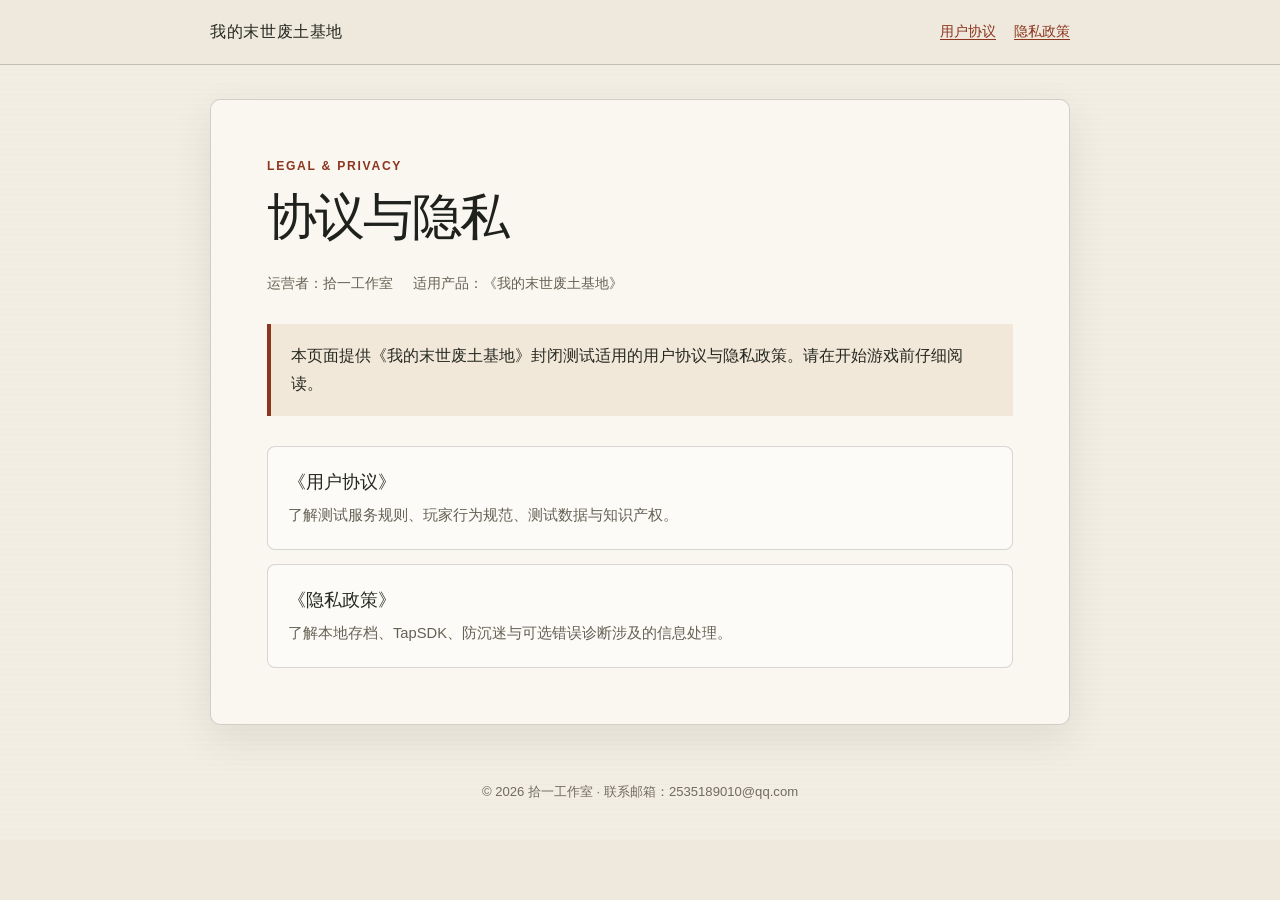
<file: index.html>
<!doctype html>
<html lang="zh-CN">
  <head>
    <meta charset="UTF-8" />
    <meta name="viewport" content="width=device-width, initial-scale=1" />
    <meta name="robots" content="index,follow" />
    <meta
      name="description"
      content="《我的末世废土基地》用户协议与隐私政策"
    />
    <title>协议与隐私｜我的末世废土基地</title>
    <link rel="stylesheet" href="./assets/legal.css" />
  </head>
  <body>
    <header class="site-header">
      <div class="site-header__inner">
        <a class="brand" href="./">我的末世废土基地</a>
        <nav class="nav" aria-label="协议导航">
          <a href="./terms/">用户协议</a>
          <a href="./privacy/">隐私政策</a>
        </nav>
      </div>
    </header>

    <main class="document">
      <p class="eyebrow">Legal &amp; Privacy</p>
      <h1>协议与隐私</h1>
      <div class="meta">
        <span>运营者：拾一工作室</span>
        <span>适用产品：《我的末世废土基地》</span>
      </div>

      <div class="notice">
        本页面提供《我的末世废土基地》封闭测试适用的用户协议与隐私政策。请在开始游戏前仔细阅读。
      </div>

      <div class="document-list">
        <a class="document-link" href="./terms/">
          <strong>《用户协议》</strong>
          <span>了解测试服务规则、玩家行为规范、测试数据与知识产权。</span>
        </a>
        <a class="document-link" href="./privacy/">
          <strong>《隐私政策》</strong>
          <span>了解本地存档、TapSDK、防沉迷与可选错误诊断涉及的信息处理。</span>
        </a>
      </div>
    </main>

    <footer class="site-footer">
      © 2026 拾一工作室 · 联系邮箱：2535189010@qq.com
    </footer>
  </body>
</html>
</file>
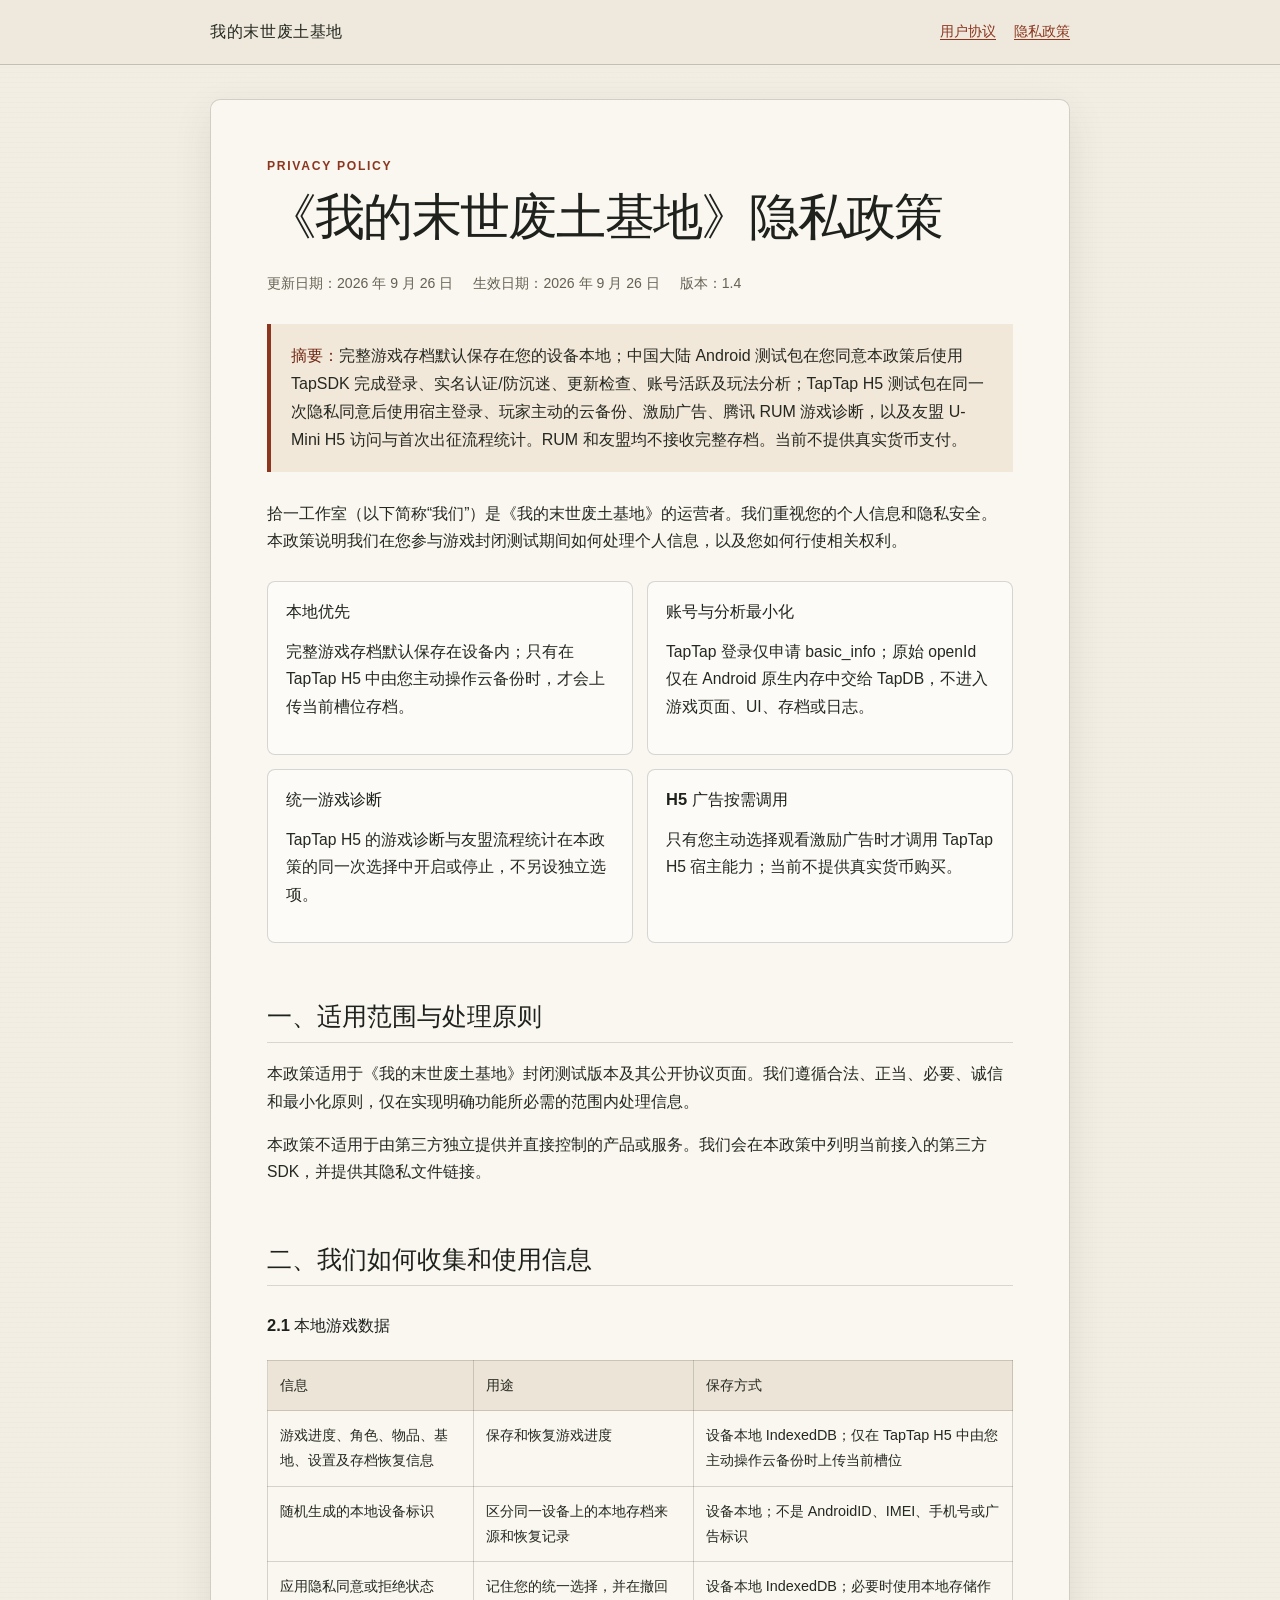
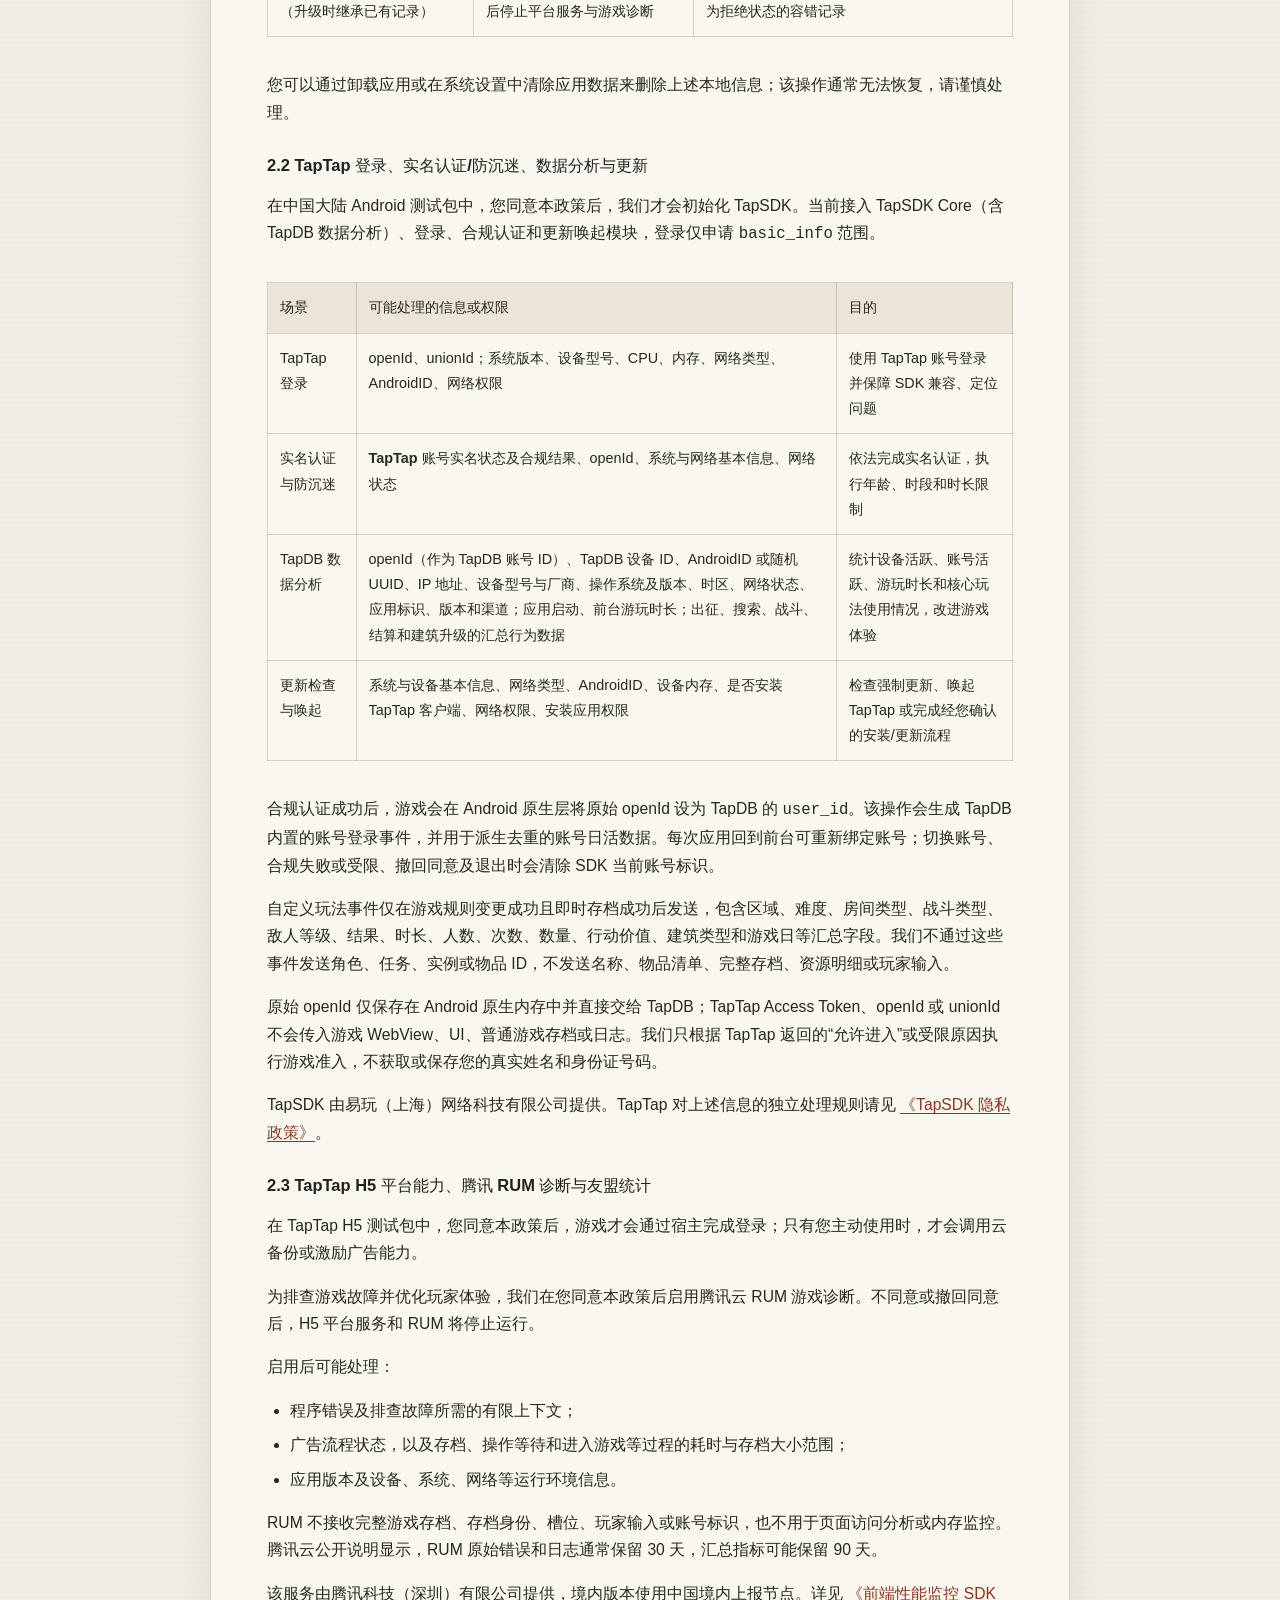
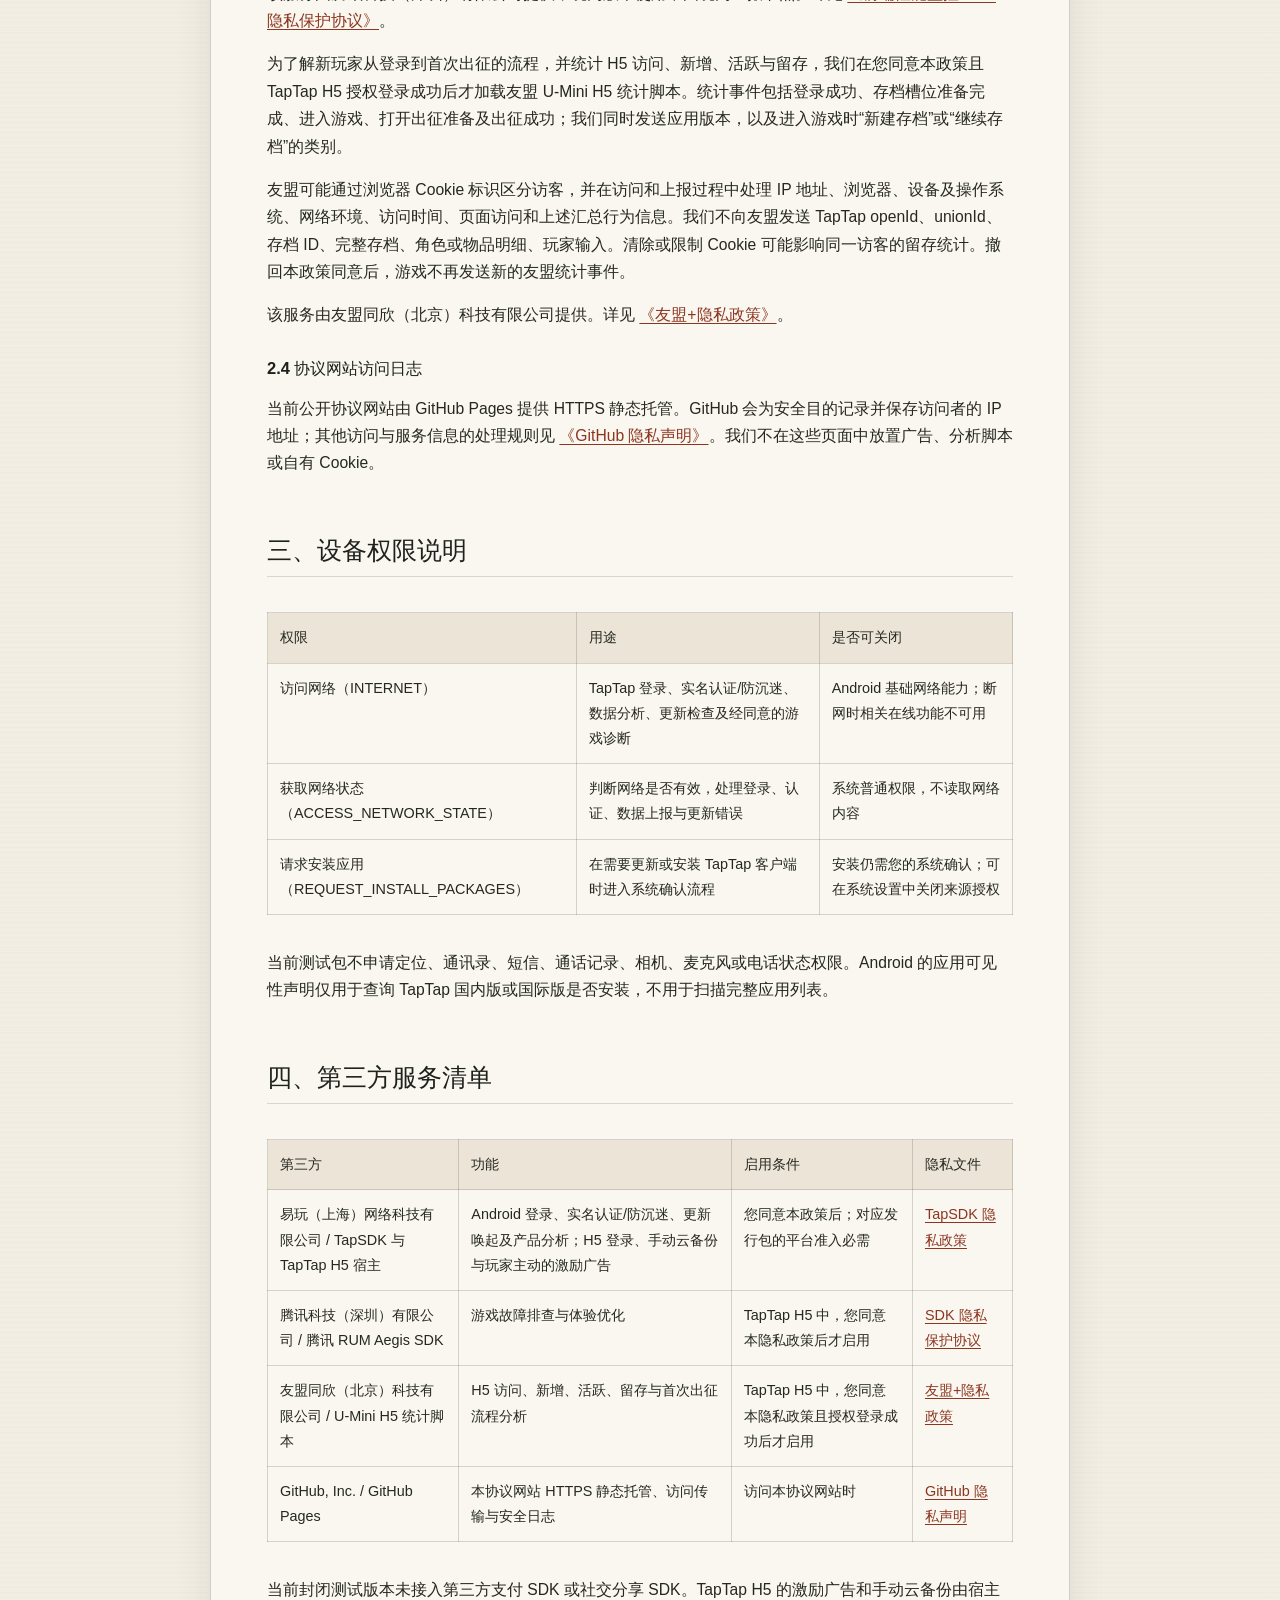
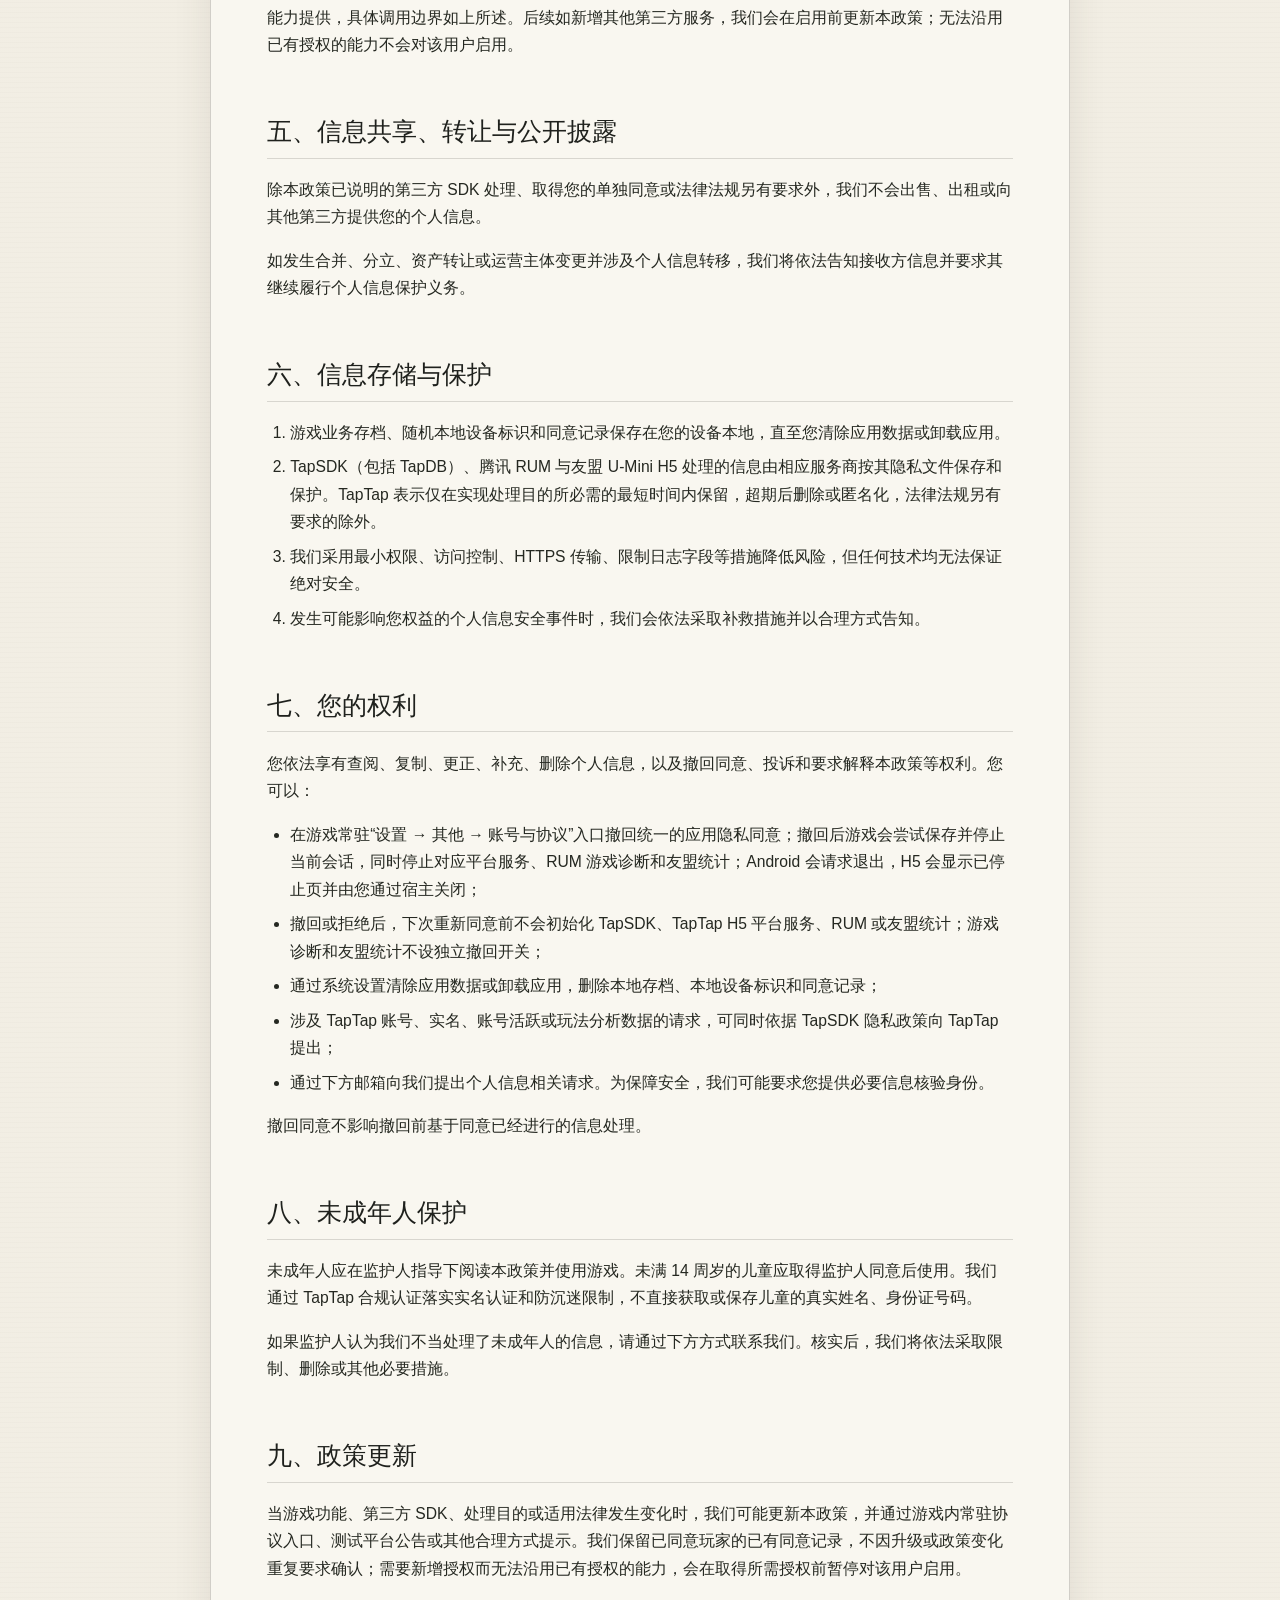
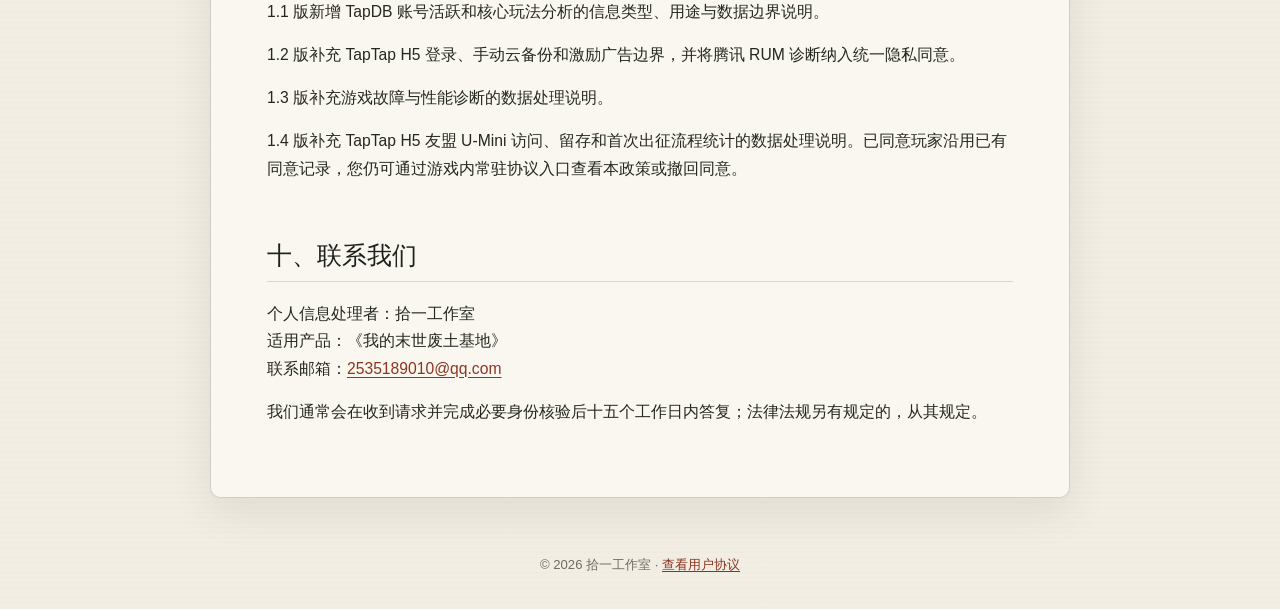
<file: privacy/index.html>
<!doctype html>
<html lang="zh-CN">
  <head>
    <meta charset="UTF-8" />
    <meta name="viewport" content="width=device-width, initial-scale=1" />
    <meta name="robots" content="index,follow" />
    <meta name="description" content="《我的末世废土基地》隐私政策" />
    <title>隐私政策｜我的末世废土基地</title>
    <link rel="stylesheet" href="../assets/legal.css" />
  </head>
  <body>
    <header class="site-header">
      <div class="site-header__inner">
        <a class="brand" href="../">我的末世废土基地</a>
        <nav class="nav" aria-label="协议导航">
          <a href="../terms/">用户协议</a>
          <a aria-current="page" href="./">隐私政策</a>
        </nav>
      </div>
    </header>

    <main class="document">
      <p class="eyebrow">Privacy Policy</p>
      <h1>《我的末世废土基地》隐私政策</h1>
      <div class="meta">
        <span>更新日期：2026 年 9 月 26 日</span>
        <span>生效日期：2026 年 9 月 26 日</span>
        <span>版本：1.4</span>
      </div>

      <div class="notice">
        <strong>摘要：</strong>完整游戏存档默认保存在您的设备本地；中国大陆 Android 测试包在您同意本政策后使用 TapSDK 完成登录、实名认证/防沉迷、更新检查、账号活跃及玩法分析；TapTap H5 测试包在同一次隐私同意后使用宿主登录、玩家主动的云备份、激励广告、腾讯 RUM 游戏诊断，以及友盟 U-Mini H5 访问与首次出征流程统计。RUM 和友盟均不接收完整存档。当前不提供真实货币支付。
      </div>

      <p>
        拾一工作室（以下简称“我们”）是《我的末世废土基地》的运营者。我们重视您的个人信息和隐私安全。本政策说明我们在您参与游戏封闭测试期间如何处理个人信息，以及您如何行使相关权利。
      </p>

      <div class="summary-grid">
        <section class="summary-card">
          <h3>本地优先</h3>
          <p>完整游戏存档默认保存在设备内；只有在 TapTap H5 中由您主动操作云备份时，才会上传当前槽位存档。</p>
        </section>
        <section class="summary-card">
          <h3>账号与分析最小化</h3>
          <p>TapTap 登录仅申请 basic_info；原始 openId 仅在 Android 原生内存中交给 TapDB，不进入游戏页面、UI、存档或日志。</p>
        </section>
        <section class="summary-card">
          <h3>统一游戏诊断</h3>
          <p>TapTap H5 的游戏诊断与友盟流程统计在本政策的同一次选择中开启或停止，不另设独立选项。</p>
        </section>
        <section class="summary-card">
          <h3>H5 广告按需调用</h3>
          <p>只有您主动选择观看激励广告时才调用 TapTap H5 宿主能力；当前不提供真实货币购买。</p>
        </section>
      </div>

      <h2>一、适用范围与处理原则</h2>
      <p>
        本政策适用于《我的末世废土基地》封闭测试版本及其公开协议页面。我们遵循合法、正当、必要、诚信和最小化原则，仅在实现明确功能所必需的范围内处理信息。
      </p>
      <p>
        本政策不适用于由第三方独立提供并直接控制的产品或服务。我们会在本政策中列明当前接入的第三方 SDK，并提供其隐私文件链接。
      </p>

      <h2>二、我们如何收集和使用信息</h2>

      <h3>2.1 本地游戏数据</h3>
      <div class="table-scroll">
        <table class="data-table">
          <thead>
            <tr>
              <th>信息</th>
              <th>用途</th>
              <th>保存方式</th>
            </tr>
          </thead>
          <tbody>
            <tr>
              <td>游戏进度、角色、物品、基地、设置及存档恢复信息</td>
              <td>保存和恢复游戏进度</td>
              <td>设备本地 IndexedDB；仅在 TapTap H5 中由您主动操作云备份时上传当前槽位</td>
            </tr>
            <tr>
              <td>随机生成的本地设备标识</td>
              <td>区分同一设备上的本地存档来源和恢复记录</td>
              <td>设备本地；不是 AndroidID、IMEI、手机号或广告标识</td>
            </tr>
            <tr>
              <td>应用隐私同意或拒绝状态（升级时继承已有记录）</td>
              <td>记住您的统一选择，并在撤回后停止平台服务与游戏诊断</td>
              <td>设备本地 IndexedDB；必要时使用本地存储作为拒绝状态的容错记录</td>
            </tr>
          </tbody>
        </table>
      </div>
      <p>
        您可以通过卸载应用或在系统设置中清除应用数据来删除上述本地信息；该操作通常无法恢复，请谨慎处理。
      </p>

      <h3>2.2 TapTap 登录、实名认证/防沉迷、数据分析与更新</h3>
      <p>
        在中国大陆 Android 测试包中，您同意本政策后，我们才会初始化 TapSDK。当前接入 TapSDK Core（含 TapDB 数据分析）、登录、合规认证和更新唤起模块，登录仅申请 <code>basic_info</code> 范围。
      </p>
      <div class="table-scroll">
        <table class="data-table">
          <thead>
            <tr>
              <th>场景</th>
              <th>可能处理的信息或权限</th>
              <th>目的</th>
            </tr>
          </thead>
          <tbody>
            <tr>
              <td>TapTap 登录</td>
              <td>openId、unionId；系统版本、设备型号、CPU、内存、网络类型、AndroidID、网络权限</td>
              <td>使用 TapTap 账号登录并保障 SDK 兼容、定位问题</td>
            </tr>
            <tr>
              <td>实名认证与防沉迷</td>
              <td><strong>TapTap 账号实名状态及合规结果</strong>、openId、系统与网络基本信息、网络状态</td>
              <td>依法完成实名认证，执行年龄、时段和时长限制</td>
            </tr>
            <tr>
              <td>TapDB 数据分析</td>
              <td>openId（作为 TapDB 账号 ID）、TapDB 设备 ID、AndroidID 或随机 UUID、IP 地址、设备型号与厂商、操作系统及版本、时区、网络状态、应用标识、版本和渠道；应用启动、前台游玩时长；出征、搜索、战斗、结算和建筑升级的汇总行为数据</td>
              <td>统计设备活跃、账号活跃、游玩时长和核心玩法使用情况，改进游戏体验</td>
            </tr>
            <tr>
              <td>更新检查与唤起</td>
              <td>系统与设备基本信息、网络类型、AndroidID、设备内存、是否安装 TapTap 客户端、网络权限、安装应用权限</td>
              <td>检查强制更新、唤起 TapTap 或完成经您确认的安装/更新流程</td>
            </tr>
          </tbody>
        </table>
      </div>
      <p>
        合规认证成功后，游戏会在 Android 原生层将原始 openId 设为 TapDB 的 <code>user_id</code>。该操作会生成 TapDB 内置的账号登录事件，并用于派生去重的账号日活数据。每次应用回到前台可重新绑定账号；切换账号、合规失败或受限、撤回同意及退出时会清除 SDK 当前账号标识。
      </p>
      <p>
        自定义玩法事件仅在游戏规则变更成功且即时存档成功后发送，包含区域、难度、房间类型、战斗类型、敌人等级、结果、时长、人数、次数、数量、行动价值、建筑类型和游戏日等汇总字段。我们不通过这些事件发送角色、任务、实例或物品 ID，不发送名称、物品清单、完整存档、资源明细或玩家输入。
      </p>
      <p>
        原始 openId 仅保存在 Android 原生内存中并直接交给 TapDB；TapTap Access Token、openId 或 unionId 不会传入游戏 WebView、UI、普通游戏存档或日志。我们只根据 TapTap 返回的“允许进入”或受限原因执行游戏准入，不获取或保存您的真实姓名和身份证号码。
      </p>
      <p>
        TapSDK 由易玩（上海）网络科技有限公司提供。TapTap 对上述信息的独立处理规则请见
        <a href="https://developer.taptap.cn/docs/sdk/start/agreement/" rel="noopener noreferrer">《TapSDK 隐私政策》</a>。
      </p>

      <h3>2.3 TapTap H5 平台能力、腾讯 RUM 诊断与友盟统计</h3>
      <p>
        在 TapTap H5 测试包中，您同意本政策后，游戏才会通过宿主完成登录；只有您主动使用时，才会调用云备份或激励广告能力。
      </p>
      <p>
        为排查游戏故障并优化玩家体验，我们在您同意本政策后启用腾讯云 RUM 游戏诊断。不同意或撤回同意后，H5 平台服务和 RUM 将停止运行。
      </p>
      <p>启用后可能处理：</p>
      <ul>
        <li>程序错误及排查故障所需的有限上下文；</li>
        <li>广告流程状态，以及存档、操作等待和进入游戏等过程的耗时与存档大小范围；</li>
        <li>应用版本及设备、系统、网络等运行环境信息。</li>
      </ul>
      <p>
        RUM 不接收完整游戏存档、存档身份、槽位、玩家输入或账号标识，也不用于页面访问分析或内存监控。腾讯云公开说明显示，RUM 原始错误和日志通常保留 30 天，汇总指标可能保留 90 天。
      </p>
      <p>
        该服务由腾讯科技（深圳）有限公司提供，境内版本使用中国境内上报节点。详见
        <a href="https://cloud.tencent.com/document/product/248/87595" rel="noopener noreferrer">《前端性能监控 SDK 隐私保护协议》</a>。
      </p>
      <p>
        为了解新玩家从登录到首次出征的流程，并统计 H5 访问、新增、活跃与留存，我们在您同意本政策且 TapTap H5 授权登录成功后才加载友盟 U-Mini H5 统计脚本。统计事件包括登录成功、存档槽位准备完成、进入游戏、打开出征准备及出征成功；我们同时发送应用版本，以及进入游戏时“新建存档”或“继续存档”的类别。
      </p>
      <p>
        友盟可能通过浏览器 Cookie 标识区分访客，并在访问和上报过程中处理 IP 地址、浏览器、设备及操作系统、网络环境、访问时间、页面访问和上述汇总行为信息。我们不向友盟发送 TapTap openId、unionId、存档 ID、完整存档、角色或物品明细、玩家输入。清除或限制 Cookie 可能影响同一访客的留存统计。撤回本政策同意后，游戏不再发送新的友盟统计事件。
      </p>
      <p>
        该服务由友盟同欣（北京）科技有限公司提供。详见
        <a href="https://www.umeng.com/page/policy" rel="noopener noreferrer">《友盟+隐私政策》</a>。
      </p>

      <h3>2.4 协议网站访问日志</h3>
      <p>
        当前公开协议网站由 GitHub Pages 提供 HTTPS 静态托管。GitHub 会为安全目的记录并保存访问者的 IP 地址；其他访问与服务信息的处理规则见
        <a href="https://docs.github.com/en/site-policy/privacy-policies/github-general-privacy-statement" rel="noopener noreferrer">《GitHub 隐私声明》</a>。我们不在这些页面中放置广告、分析脚本或自有 Cookie。
      </p>

      <h2>三、设备权限说明</h2>
      <div class="table-scroll">
        <table class="data-table">
          <thead>
            <tr>
              <th>权限</th>
              <th>用途</th>
              <th>是否可关闭</th>
            </tr>
          </thead>
          <tbody>
            <tr>
              <td>访问网络（INTERNET）</td>
              <td>TapTap 登录、实名认证/防沉迷、数据分析、更新检查及经同意的游戏诊断</td>
              <td>Android 基础网络能力；断网时相关在线功能不可用</td>
            </tr>
            <tr>
              <td>获取网络状态（ACCESS_NETWORK_STATE）</td>
              <td>判断网络是否有效，处理登录、认证、数据上报与更新错误</td>
              <td>系统普通权限，不读取网络内容</td>
            </tr>
            <tr>
              <td>请求安装应用（REQUEST_INSTALL_PACKAGES）</td>
              <td>在需要更新或安装 TapTap 客户端时进入系统确认流程</td>
              <td>安装仍需您的系统确认；可在系统设置中关闭来源授权</td>
            </tr>
          </tbody>
        </table>
      </div>
      <p>
        当前测试包不申请定位、通讯录、短信、通话记录、相机、麦克风或电话状态权限。Android 的应用可见性声明仅用于查询 TapTap 国内版或国际版是否安装，不用于扫描完整应用列表。
      </p>

      <h2>四、第三方服务清单</h2>
      <div class="table-scroll">
        <table class="data-table">
          <thead>
            <tr>
              <th>第三方</th>
              <th>功能</th>
              <th>启用条件</th>
              <th>隐私文件</th>
            </tr>
          </thead>
          <tbody>
            <tr>
              <td>易玩（上海）网络科技有限公司 / TapSDK 与 TapTap H5 宿主</td>
              <td>Android 登录、实名认证/防沉迷、更新唤起及产品分析；H5 登录、手动云备份与玩家主动的激励广告</td>
              <td>您同意本政策后；对应发行包的平台准入必需</td>
              <td><a href="https://developer.taptap.cn/docs/sdk/start/agreement/" rel="noopener noreferrer">TapSDK 隐私政策</a></td>
            </tr>
            <tr>
              <td>腾讯科技（深圳）有限公司 / 腾讯 RUM Aegis SDK</td>
              <td>游戏故障排查与体验优化</td>
              <td>TapTap H5 中，您同意本隐私政策后才启用</td>
              <td><a href="https://cloud.tencent.com/document/product/248/87595" rel="noopener noreferrer">SDK 隐私保护协议</a></td>
            </tr>
            <tr>
              <td>友盟同欣（北京）科技有限公司 / U-Mini H5 统计脚本</td>
              <td>H5 访问、新增、活跃、留存与首次出征流程分析</td>
              <td>TapTap H5 中，您同意本隐私政策且授权登录成功后才启用</td>
              <td><a href="https://www.umeng.com/page/policy" rel="noopener noreferrer">友盟+隐私政策</a></td>
            </tr>
            <tr>
              <td>GitHub, Inc. / GitHub Pages</td>
              <td>本协议网站 HTTPS 静态托管、访问传输与安全日志</td>
              <td>访问本协议网站时</td>
              <td><a href="https://docs.github.com/en/site-policy/privacy-policies/github-general-privacy-statement" rel="noopener noreferrer">GitHub 隐私声明</a></td>
            </tr>
          </tbody>
        </table>
      </div>
      <p>
        当前封闭测试版本未接入第三方支付 SDK 或社交分享 SDK。TapTap H5 的激励广告和手动云备份由宿主能力提供，具体调用边界如上所述。后续如新增其他第三方服务，我们会在启用前更新本政策；无法沿用已有授权的能力不会对该用户启用。
      </p>

      <h2>五、信息共享、转让与公开披露</h2>
      <p>
        除本政策已说明的第三方 SDK 处理、取得您的单独同意或法律法规另有要求外，我们不会出售、出租或向其他第三方提供您的个人信息。
      </p>
      <p>
        如发生合并、分立、资产转让或运营主体变更并涉及个人信息转移，我们将依法告知接收方信息并要求其继续履行个人信息保护义务。
      </p>

      <h2>六、信息存储与保护</h2>
      <ol>
        <li>游戏业务存档、随机本地设备标识和同意记录保存在您的设备本地，直至您清除应用数据或卸载应用。</li>
        <li>TapSDK（包括 TapDB）、腾讯 RUM 与友盟 U-Mini H5 处理的信息由相应服务商按其隐私文件保存和保护。TapTap 表示仅在实现处理目的所必需的最短时间内保留，超期后删除或匿名化，法律法规另有要求的除外。</li>
        <li>我们采用最小权限、访问控制、HTTPS 传输、限制日志字段等措施降低风险，但任何技术均无法保证绝对安全。</li>
        <li>发生可能影响您权益的个人信息安全事件时，我们会依法采取补救措施并以合理方式告知。</li>
      </ol>

      <h2>七、您的权利</h2>
      <p>您依法享有查阅、复制、更正、补充、删除个人信息，以及撤回同意、投诉和要求解释本政策等权利。您可以：</p>
      <ul>
        <li>在游戏常驻“设置 → 其他 → 账号与协议”入口撤回统一的应用隐私同意；撤回后游戏会尝试保存并停止当前会话，同时停止对应平台服务、RUM 游戏诊断和友盟统计；Android 会请求退出，H5 会显示已停止页并由您通过宿主关闭；</li>
        <li>撤回或拒绝后，下次重新同意前不会初始化 TapSDK、TapTap H5 平台服务、RUM 或友盟统计；游戏诊断和友盟统计不设独立撤回开关；</li>
        <li>通过系统设置清除应用数据或卸载应用，删除本地存档、本地设备标识和同意记录；</li>
        <li>涉及 TapTap 账号、实名、账号活跃或玩法分析数据的请求，可同时依据 TapSDK 隐私政策向 TapTap 提出；</li>
        <li>通过下方邮箱向我们提出个人信息相关请求。为保障安全，我们可能要求您提供必要信息核验身份。</li>
      </ul>
      <p>撤回同意不影响撤回前基于同意已经进行的信息处理。</p>

      <h2>八、未成年人保护</h2>
      <p>
        未成年人应在监护人指导下阅读本政策并使用游戏。未满 14 周岁的儿童应取得监护人同意后使用。我们通过 TapTap 合规认证落实实名认证和防沉迷限制，不直接获取或保存儿童的真实姓名、身份证号码。
      </p>
      <p>
        如果监护人认为我们不当处理了未成年人的信息，请通过下方方式联系我们。核实后，我们将依法采取限制、删除或其他必要措施。
      </p>

      <h2>九、政策更新</h2>
      <p>
        当游戏功能、第三方 SDK、处理目的或适用法律发生变化时，我们可能更新本政策，并通过游戏内常驻协议入口、测试平台公告或其他合理方式提示。我们保留已同意玩家的已有同意记录，不因升级或政策变化重复要求确认；需要新增授权而无法沿用已有授权的能力，会在取得所需授权前暂停对该用户启用。
      </p>
      <p>
        1.1 版新增 TapDB 账号活跃和核心玩法分析的信息类型、用途与数据边界说明。
      </p>
      <p>
        1.2 版补充 TapTap H5 登录、手动云备份和激励广告边界，并将腾讯 RUM 诊断纳入统一隐私同意。
      </p>
      <p>
        1.3 版补充游戏故障与性能诊断的数据处理说明。
      </p>
      <p>
        1.4 版补充 TapTap H5 友盟 U-Mini 访问、留存和首次出征流程统计的数据处理说明。已同意玩家沿用已有同意记录，您仍可通过游戏内常驻协议入口查看本政策或撤回同意。
      </p>

      <h2>十、联系我们</h2>
      <p>
        个人信息处理者：拾一工作室<br />
        适用产品：《我的末世废土基地》<br />
        联系邮箱：<a href="mailto:2535189010@qq.com">2535189010@qq.com</a>
      </p>
      <p>
        我们通常会在收到请求并完成必要身份核验后十五个工作日内答复；法律法规另有规定的，从其规定。
      </p>
    </main>

    <footer class="site-footer">
      © 2026 拾一工作室 · <a href="../terms/">查看用户协议</a>
    </footer>
  </body>
</html>
</file>
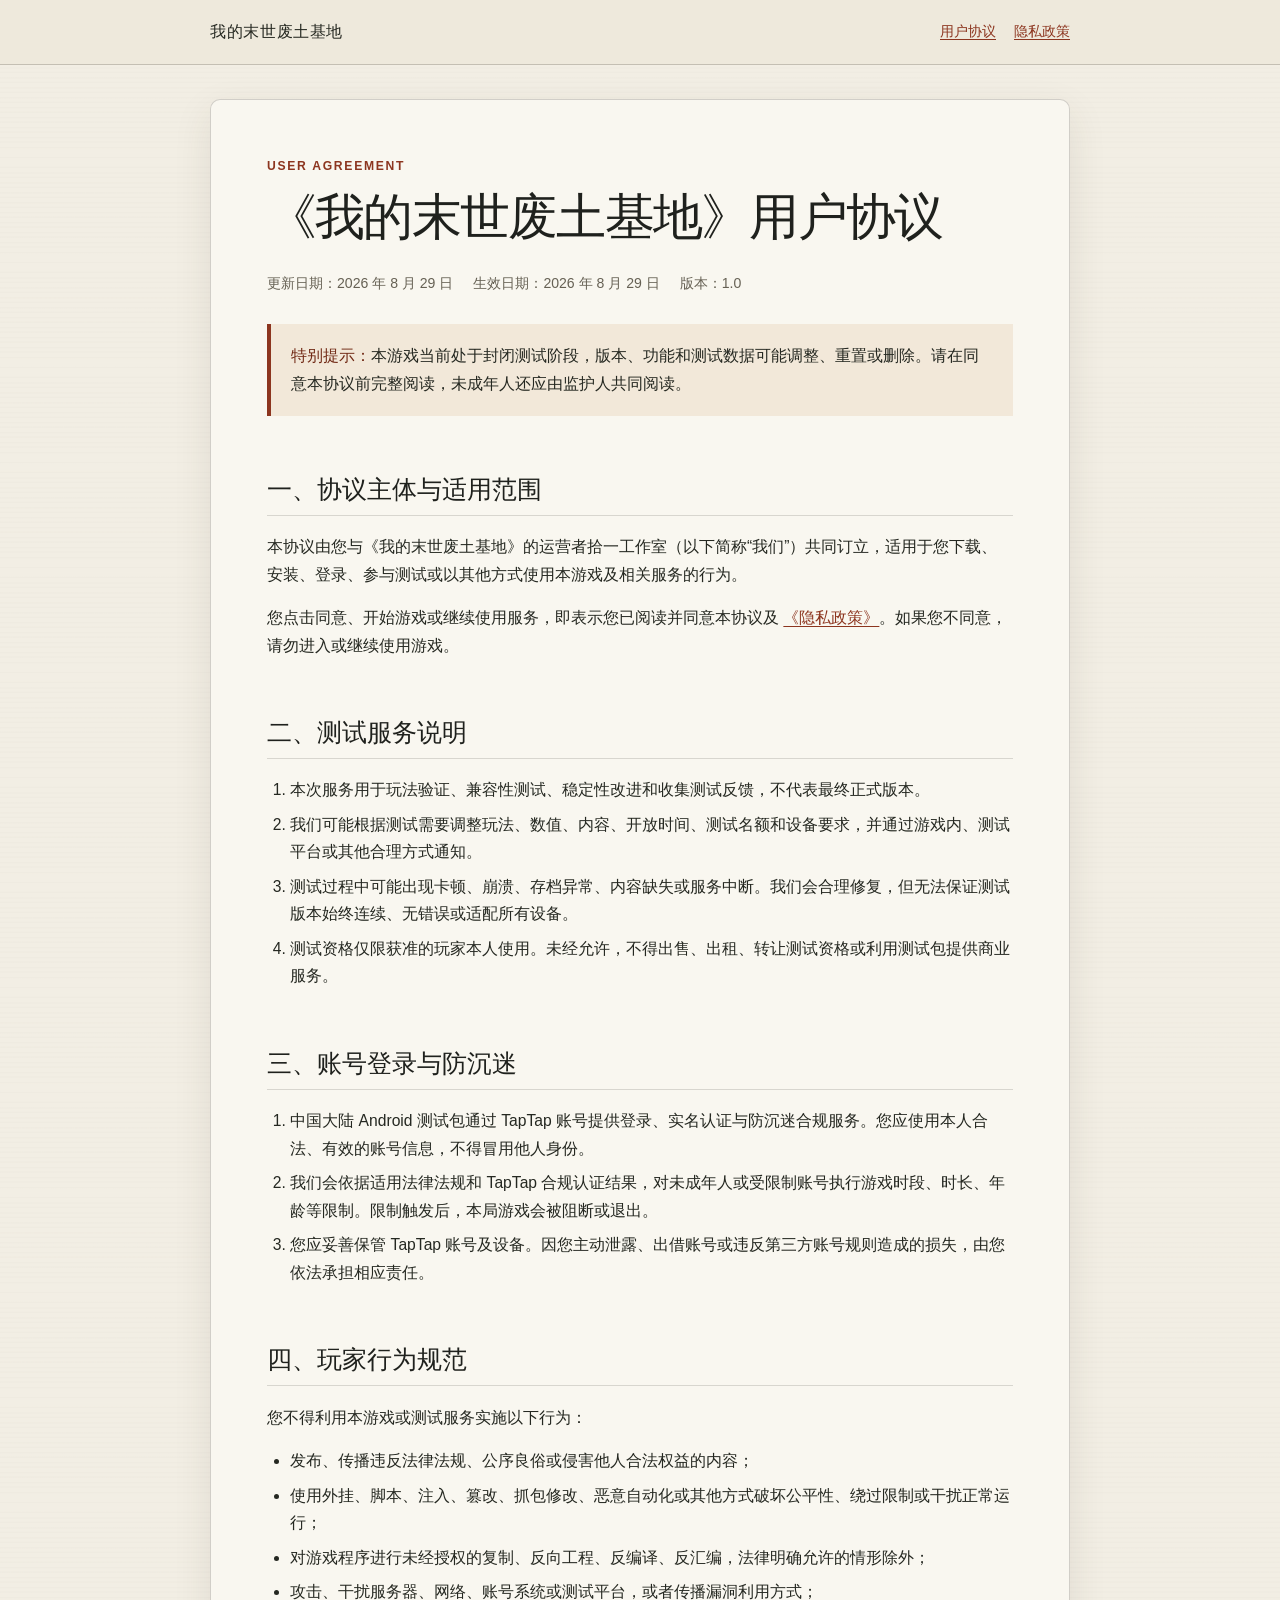
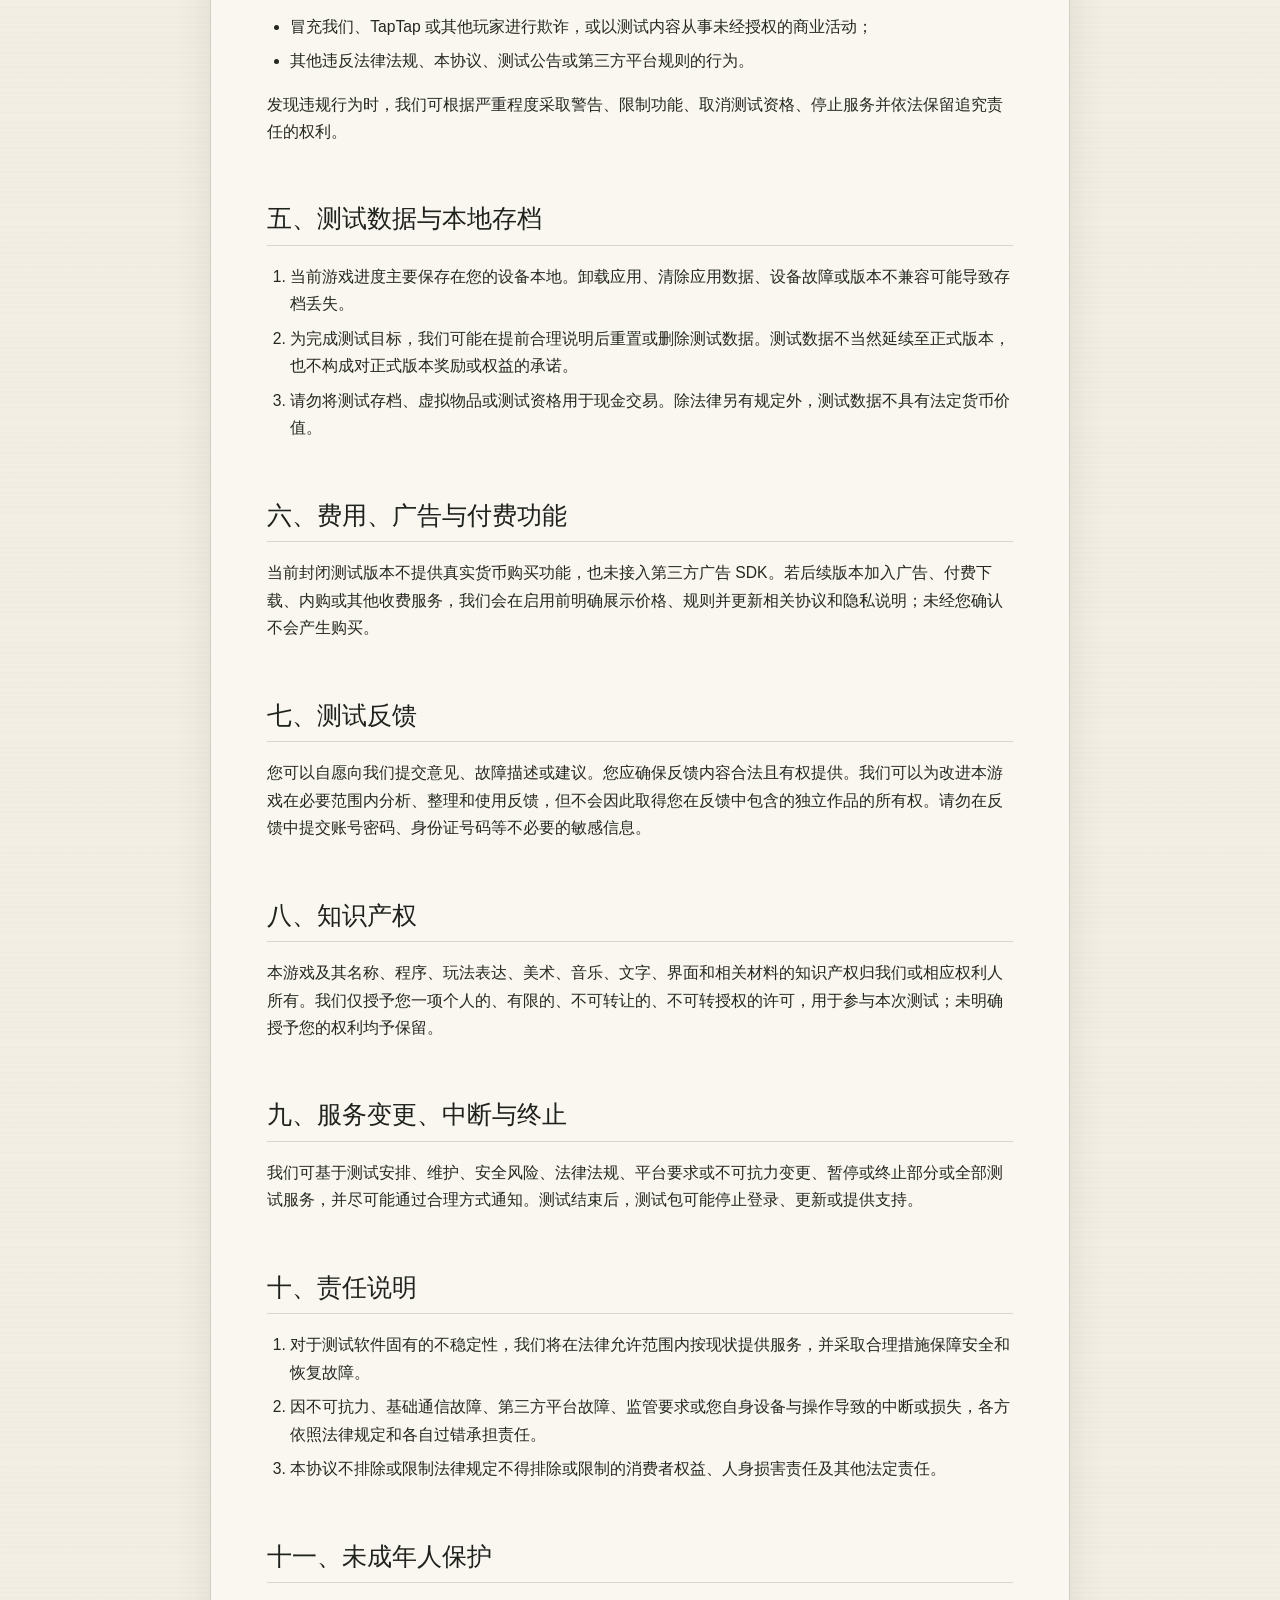
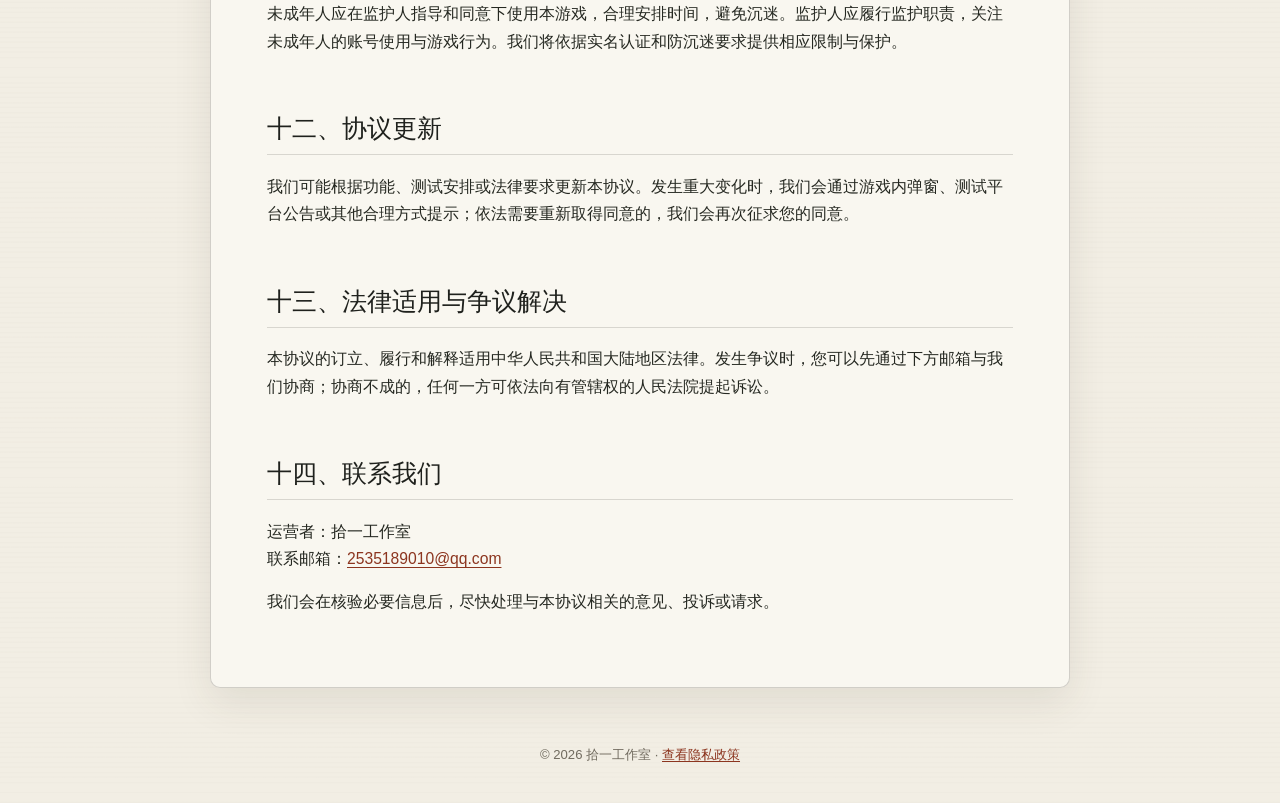
<file: terms/index.html>
<!doctype html>
<html lang="zh-CN">
  <head>
    <meta charset="UTF-8" />
    <meta name="viewport" content="width=device-width, initial-scale=1" />
    <meta name="robots" content="index,follow" />
    <meta name="description" content="《我的末世废土基地》用户协议" />
    <title>用户协议｜我的末世废土基地</title>
    <link rel="stylesheet" href="../assets/legal.css" />
  </head>
  <body>
    <header class="site-header">
      <div class="site-header__inner">
        <a class="brand" href="../">我的末世废土基地</a>
        <nav class="nav" aria-label="协议导航">
          <a aria-current="page" href="./">用户协议</a>
          <a href="../privacy/">隐私政策</a>
        </nav>
      </div>
    </header>

    <main class="document">
      <p class="eyebrow">User Agreement</p>
      <h1>《我的末世废土基地》用户协议</h1>
      <div class="meta">
        <span>更新日期：2026 年 8 月 29 日</span>
        <span>生效日期：2026 年 8 月 29 日</span>
        <span>版本：1.0</span>
      </div>

      <div class="notice">
        <strong>特别提示：</strong>本游戏当前处于封闭测试阶段，版本、功能和测试数据可能调整、重置或删除。请在同意本协议前完整阅读，未成年人还应由监护人共同阅读。
      </div>

      <h2>一、协议主体与适用范围</h2>
      <p>
        本协议由您与《我的末世废土基地》的运营者拾一工作室（以下简称“我们”）共同订立，适用于您下载、安装、登录、参与测试或以其他方式使用本游戏及相关服务的行为。
      </p>
      <p>
        您点击同意、开始游戏或继续使用服务，即表示您已阅读并同意本协议及
        <a href="../privacy/">《隐私政策》</a>。如果您不同意，请勿进入或继续使用游戏。
      </p>

      <h2>二、测试服务说明</h2>
      <ol>
        <li>本次服务用于玩法验证、兼容性测试、稳定性改进和收集测试反馈，不代表最终正式版本。</li>
        <li>我们可能根据测试需要调整玩法、数值、内容、开放时间、测试名额和设备要求，并通过游戏内、测试平台或其他合理方式通知。</li>
        <li>测试过程中可能出现卡顿、崩溃、存档异常、内容缺失或服务中断。我们会合理修复，但无法保证测试版本始终连续、无错误或适配所有设备。</li>
        <li>测试资格仅限获准的玩家本人使用。未经允许，不得出售、出租、转让测试资格或利用测试包提供商业服务。</li>
      </ol>

      <h2>三、账号登录与防沉迷</h2>
      <ol>
        <li>中国大陆 Android 测试包通过 TapTap 账号提供登录、实名认证与防沉迷合规服务。您应使用本人合法、有效的账号信息，不得冒用他人身份。</li>
        <li>我们会依据适用法律法规和 TapTap 合规认证结果，对未成年人或受限制账号执行游戏时段、时长、年龄等限制。限制触发后，本局游戏会被阻断或退出。</li>
        <li>您应妥善保管 TapTap 账号及设备。因您主动泄露、出借账号或违反第三方账号规则造成的损失，由您依法承担相应责任。</li>
      </ol>

      <h2>四、玩家行为规范</h2>
      <p>您不得利用本游戏或测试服务实施以下行为：</p>
      <ul>
        <li>发布、传播违反法律法规、公序良俗或侵害他人合法权益的内容；</li>
        <li>使用外挂、脚本、注入、篡改、抓包修改、恶意自动化或其他方式破坏公平性、绕过限制或干扰正常运行；</li>
        <li>对游戏程序进行未经授权的复制、反向工程、反编译、反汇编，法律明确允许的情形除外；</li>
        <li>攻击、干扰服务器、网络、账号系统或测试平台，或者传播漏洞利用方式；</li>
        <li>冒充我们、TapTap 或其他玩家进行欺诈，或以测试内容从事未经授权的商业活动；</li>
        <li>其他违反法律法规、本协议、测试公告或第三方平台规则的行为。</li>
      </ul>
      <p>
        发现违规行为时，我们可根据严重程度采取警告、限制功能、取消测试资格、停止服务并依法保留追究责任的权利。
      </p>

      <h2>五、测试数据与本地存档</h2>
      <ol>
        <li>当前游戏进度主要保存在您的设备本地。卸载应用、清除应用数据、设备故障或版本不兼容可能导致存档丢失。</li>
        <li>为完成测试目标，我们可能在提前合理说明后重置或删除测试数据。测试数据不当然延续至正式版本，也不构成对正式版本奖励或权益的承诺。</li>
        <li>请勿将测试存档、虚拟物品或测试资格用于现金交易。除法律另有规定外，测试数据不具有法定货币价值。</li>
      </ol>

      <h2>六、费用、广告与付费功能</h2>
      <p>
        当前封闭测试版本不提供真实货币购买功能，也未接入第三方广告 SDK。若后续版本加入广告、付费下载、内购或其他收费服务，我们会在启用前明确展示价格、规则并更新相关协议和隐私说明；未经您确认不会产生购买。
      </p>

      <h2>七、测试反馈</h2>
      <p>
        您可以自愿向我们提交意见、故障描述或建议。您应确保反馈内容合法且有权提供。我们可以为改进本游戏在必要范围内分析、整理和使用反馈，但不会因此取得您在反馈中包含的独立作品的所有权。请勿在反馈中提交账号密码、身份证号码等不必要的敏感信息。
      </p>

      <h2>八、知识产权</h2>
      <p>
        本游戏及其名称、程序、玩法表达、美术、音乐、文字、界面和相关材料的知识产权归我们或相应权利人所有。我们仅授予您一项个人的、有限的、不可转让的、不可转授权的许可，用于参与本次测试；未明确授予您的权利均予保留。
      </p>

      <h2>九、服务变更、中断与终止</h2>
      <p>
        我们可基于测试安排、维护、安全风险、法律法规、平台要求或不可抗力变更、暂停或终止部分或全部测试服务，并尽可能通过合理方式通知。测试结束后，测试包可能停止登录、更新或提供支持。
      </p>

      <h2>十、责任说明</h2>
      <ol>
        <li>对于测试软件固有的不稳定性，我们将在法律允许范围内按现状提供服务，并采取合理措施保障安全和恢复故障。</li>
        <li>因不可抗力、基础通信故障、第三方平台故障、监管要求或您自身设备与操作导致的中断或损失，各方依照法律规定和各自过错承担责任。</li>
        <li>本协议不排除或限制法律规定不得排除或限制的消费者权益、人身损害责任及其他法定责任。</li>
      </ol>

      <h2>十一、未成年人保护</h2>
      <p>
        未成年人应在监护人指导和同意下使用本游戏，合理安排时间，避免沉迷。监护人应履行监护职责，关注未成年人的账号使用与游戏行为。我们将依据实名认证和防沉迷要求提供相应限制与保护。
      </p>

      <h2>十二、协议更新</h2>
      <p>
        我们可能根据功能、测试安排或法律要求更新本协议。发生重大变化时，我们会通过游戏内弹窗、测试平台公告或其他合理方式提示；依法需要重新取得同意的，我们会再次征求您的同意。
      </p>

      <h2>十三、法律适用与争议解决</h2>
      <p>
        本协议的订立、履行和解释适用中华人民共和国大陆地区法律。发生争议时，您可以先通过下方邮箱与我们协商；协商不成的，任何一方可依法向有管辖权的人民法院提起诉讼。
      </p>

      <h2>十四、联系我们</h2>
      <p>
        运营者：拾一工作室<br />
        联系邮箱：<a href="mailto:2535189010@qq.com">2535189010@qq.com</a>
      </p>
      <p>我们会在核验必要信息后，尽快处理与本协议相关的意见、投诉或请求。</p>
    </main>

    <footer class="site-footer">
      © 2026 拾一工作室 · <a href="../privacy/">查看隐私政策</a>
    </footer>
  </body>
</html>
</file>
<file: assets/legal.css>
:root {
  color-scheme: light;
  font-family:
    -apple-system, BlinkMacSystemFont, "Segoe UI", "PingFang SC",
    "Hiragino Sans GB", "Microsoft YaHei", sans-serif;
  color: #252821;
  background: #eee9dc;
  font-synthesis: none;
}

* {
  box-sizing: border-box;
}

html {
  scroll-behavior: smooth;
}

body {
  margin: 0;
  min-width: 320px;
  line-height: 1.75;
  background:
    linear-gradient(rgba(255, 255, 255, 0.22), rgba(255, 255, 255, 0.22)),
    repeating-linear-gradient(
      0deg,
      rgba(77, 67, 48, 0.025) 0,
      rgba(77, 67, 48, 0.025) 1px,
      transparent 1px,
      transparent 5px
    ),
    #eee9dc;
}

a {
  color: #8c351f;
  text-underline-offset: 0.18em;
}

a:hover {
  color: #b6482b;
}

.site-header {
  border-bottom: 1px solid rgba(45, 43, 35, 0.22);
  background: rgba(238, 233, 220, 0.94);
}

.site-header__inner,
.document,
.site-footer {
  width: min(100% - 32px, 860px);
  margin-inline: auto;
}

.site-header__inner {
  display: flex;
  align-items: center;
  justify-content: space-between;
  gap: 20px;
  min-height: 64px;
}

.brand {
  color: #252821;
  font-size: 0.98rem;
  font-weight: 750;
  letter-spacing: 0.04em;
  text-decoration: none;
}

.nav {
  display: flex;
  flex-wrap: wrap;
  gap: 18px;
  font-size: 0.9rem;
}

.document {
  margin-block: 34px 56px;
  padding: clamp(24px, 5vw, 56px);
  border: 1px solid rgba(45, 43, 35, 0.2);
  border-radius: 10px;
  background: rgba(250, 248, 241, 0.92);
  box-shadow: 0 14px 38px rgba(64, 55, 40, 0.1);
}

.eyebrow {
  margin: 0 0 6px;
  color: #8c351f;
  font-size: 0.76rem;
  font-weight: 800;
  letter-spacing: 0.14em;
  text-transform: uppercase;
}

h1,
h2,
h3 {
  color: #1f211d;
  line-height: 1.35;
}

h1 {
  margin: 0;
  font-size: clamp(1.9rem, 6vw, 3.15rem);
  letter-spacing: -0.035em;
}

h2 {
  margin: 2.3em 0 0.7em;
  padding-bottom: 0.35em;
  border-bottom: 1px solid rgba(45, 43, 35, 0.16);
  font-size: clamp(1.2rem, 4vw, 1.55rem);
}

h3 {
  margin: 1.7em 0 0.35em;
  font-size: 1.03rem;
}

p,
li {
  font-size: 0.98rem;
}

ul,
ol {
  padding-left: 1.45em;
}

li + li {
  margin-top: 0.45em;
}

.meta {
  display: flex;
  flex-wrap: wrap;
  gap: 8px 20px;
  margin: 20px 0 0;
  color: #666154;
  font-size: 0.88rem;
}

.notice {
  margin: 28px 0;
  padding: 18px 20px;
  border-left: 4px solid #8c351f;
  background: #f2e8d9;
}

.notice strong {
  color: #702814;
}

.summary-grid {
  display: grid;
  grid-template-columns: repeat(2, minmax(0, 1fr));
  gap: 14px;
  margin: 26px 0;
}

.summary-card,
.document-link {
  border: 1px solid rgba(45, 43, 35, 0.18);
  border-radius: 8px;
  background: rgba(255, 255, 255, 0.48);
}

.summary-card {
  padding: 18px;
}

.summary-card h3 {
  margin-top: 0;
}

.document-list {
  display: grid;
  gap: 14px;
  margin-top: 30px;
}

.document-link {
  display: block;
  padding: 20px;
  color: #252821;
  text-decoration: none;
}

.document-link:hover {
  border-color: #8c351f;
  color: #252821;
  transform: translateY(-1px);
}

.document-link strong,
.document-link span {
  display: block;
}

.document-link strong {
  margin-bottom: 5px;
  font-size: 1.12rem;
}

.document-link span {
  color: #666154;
  font-size: 0.92rem;
}

.data-table {
  width: 100%;
  margin: 18px 0;
  border-collapse: collapse;
  font-size: 0.9rem;
}

.data-table th,
.data-table td {
  padding: 12px;
  border: 1px solid rgba(45, 43, 35, 0.18);
  text-align: left;
  vertical-align: top;
}

.data-table th {
  background: #ece5d7;
}

.table-scroll {
  overflow-x: auto;
}

.site-footer {
  padding-bottom: 36px;
  color: #716b5f;
  font-size: 0.82rem;
  text-align: center;
}

@media (max-width: 640px) {
  .site-header__inner {
    align-items: flex-start;
    flex-direction: column;
    padding-block: 14px;
  }

  .summary-grid {
    grid-template-columns: 1fr;
  }

  .document {
    width: min(100% - 20px, 860px);
    margin-top: 18px;
    padding-inline: 20px;
  }

  .data-table {
    min-width: 640px;
  }
}
</file>
